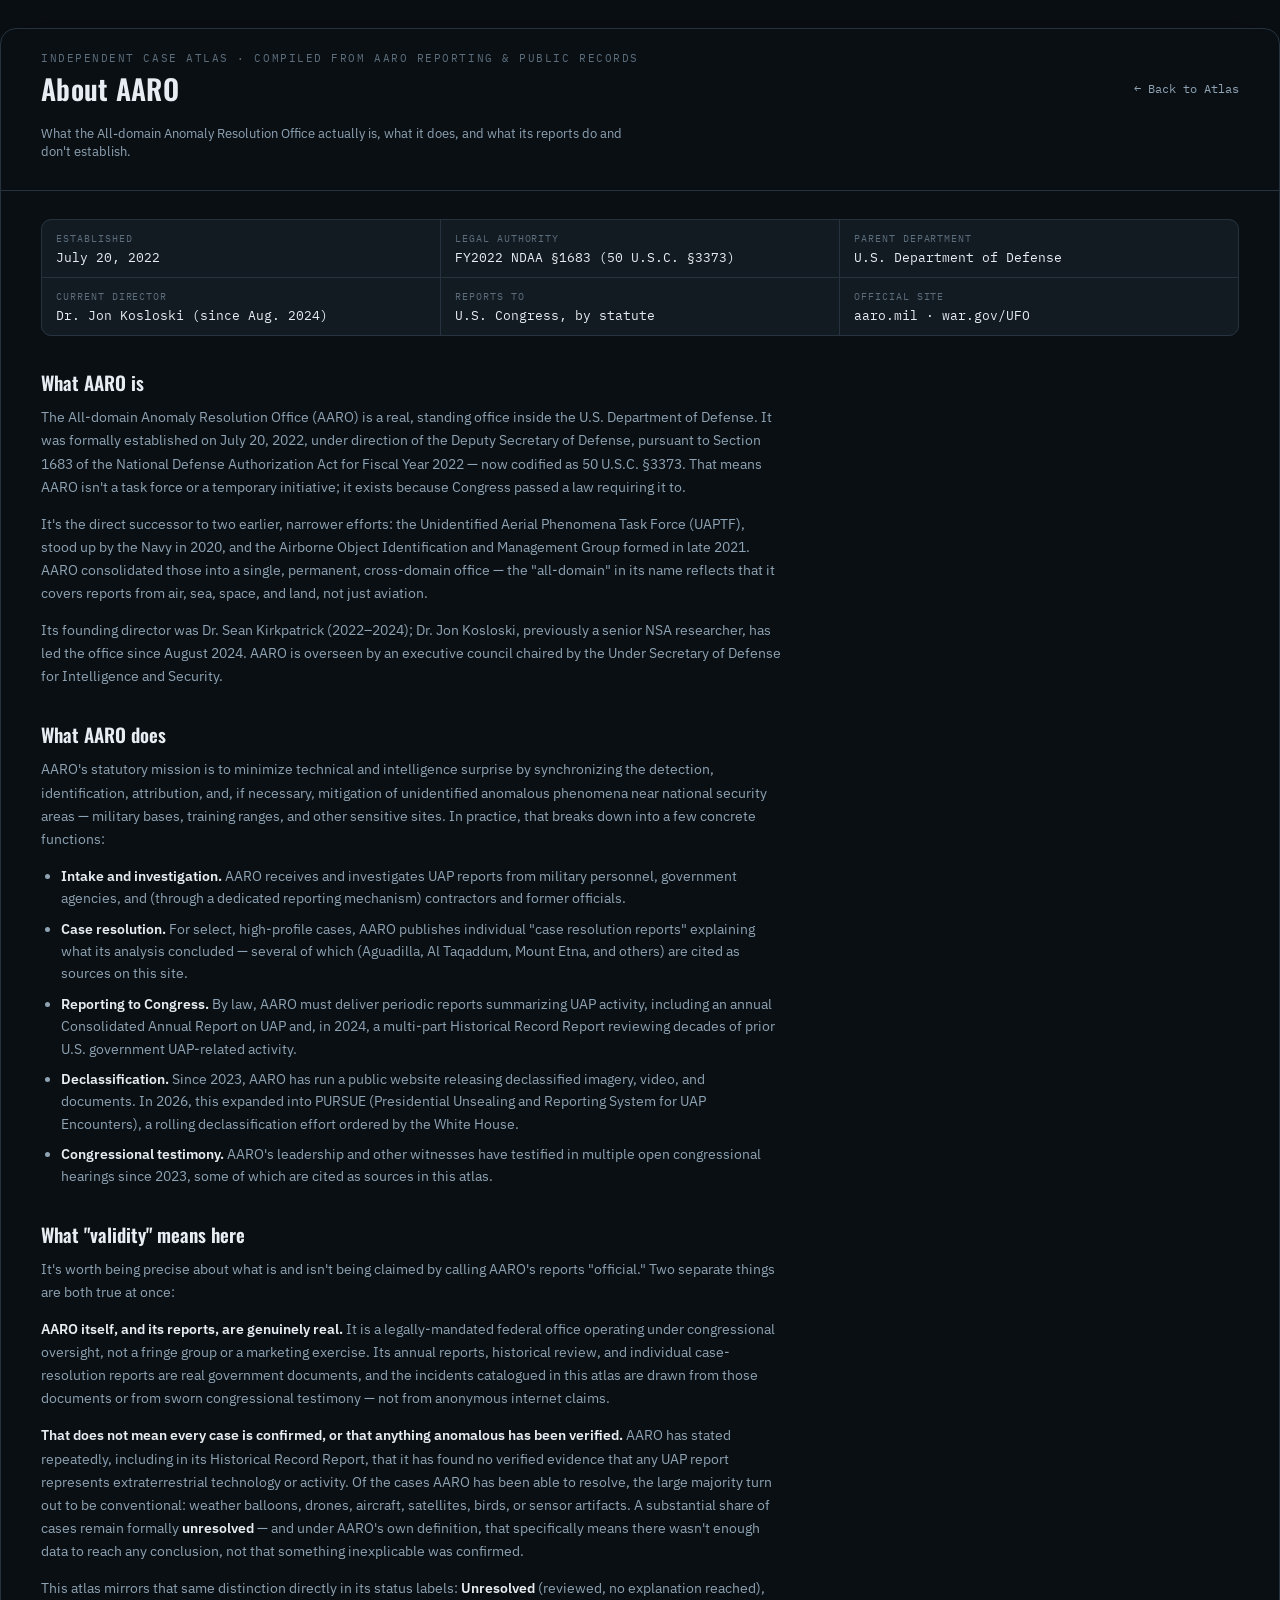
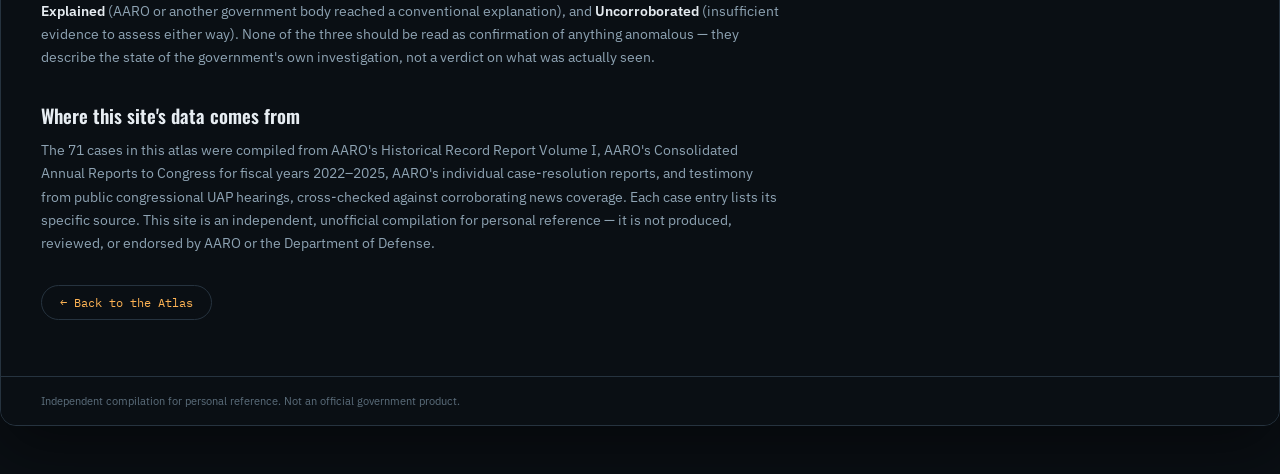
<file: about.html>
<!DOCTYPE html>
<html lang="en">
<head>
<meta charset="UTF-8" />
<meta name="viewport" content="width=device-width, initial-scale=1" />
<title>About AARO &mdash; UAP Report Atlas</title>
<link rel="icon" href="data:image/svg+xml,%3Csvg xmlns='http://www.w3.org/2000/svg' viewBox='0 0 100 100'%3E%3Ctext y='.9em' font-size='90'%3E%F0%9F%9B%B8%3C/text%3E%3C/svg%3E" />

<link rel="preconnect" href="https://fonts.googleapis.com">
<link rel="preconnect" href="https://fonts.gstatic.com" crossorigin>
<link href="https://fonts.googleapis.com/css2?family=Oswald:wght@500;600&family=IBM+Plex+Sans:wght@400;500;600&family=IBM+Plex+Mono:wght@400;500&display=swap" rel="stylesheet">

<link rel="stylesheet" href="style.css" />
<link rel="stylesheet" href="about.css" />
</head>
<body>

<div class="page about-page">
  <header class="site-header">
    <div class="eyebrow">Independent case atlas &middot; compiled from AARO reporting &amp; public records</div>
    <div class="row">
      <h1>About AARO</h1>
      <div class="header-actions">
        <a class="nav-link" href="index.html">&larr; Back to Atlas</a>
      </div>
    </div>
    <p class="subhead">What the All-domain Anomaly Resolution Office actually is, what it does, and what its reports do and don't establish.</p>
  </header>

  <main class="about-content">

    <section class="fact-panel" aria-label="Quick facts">
      <div class="fact"><div class="fact-label">Established</div><div class="fact-value">July 20, 2022</div></div>
      <div class="fact"><div class="fact-label">Legal authority</div><div class="fact-value">FY2022 NDAA &sect;1683 (50 U.S.C. &sect;3373)</div></div>
      <div class="fact"><div class="fact-label">Parent department</div><div class="fact-value">U.S. Department of Defense</div></div>
      <div class="fact"><div class="fact-label">Current director</div><div class="fact-value">Dr. Jon Kosloski (since Aug. 2024)</div></div>
      <div class="fact"><div class="fact-label">Reports to</div><div class="fact-value">U.S. Congress, by statute</div></div>
      <div class="fact"><div class="fact-label">Official site</div><div class="fact-value">aaro.mil &middot; war.gov/UFO</div></div>
    </section>

    <article class="prose">

      <h2>What AARO is</h2>
      <p>The All-domain Anomaly Resolution Office (AARO) is a real, standing office inside the U.S. Department of Defense. It was formally established on July 20, 2022, under direction of the Deputy Secretary of Defense, pursuant to Section 1683 of the National Defense Authorization Act for Fiscal Year 2022 &mdash; now codified as 50 U.S.C. &sect;3373. That means AARO isn't a task force or a temporary initiative; it exists because Congress passed a law requiring it to.</p>
      <p>It's the direct successor to two earlier, narrower efforts: the Unidentified Aerial Phenomena Task Force (UAPTF), stood up by the Navy in 2020, and the Airborne Object Identification and Management Group formed in late 2021. AARO consolidated those into a single, permanent, cross-domain office &mdash; the "all-domain" in its name reflects that it covers reports from air, sea, space, and land, not just aviation.</p>
      <p>Its founding director was Dr. Sean Kirkpatrick (2022&ndash;2024); Dr. Jon Kosloski, previously a senior NSA researcher, has led the office since August 2024. AARO is overseen by an executive council chaired by the Under Secretary of Defense for Intelligence and Security.</p>

      <h2>What AARO does</h2>
      <p>AARO's statutory mission is to minimize technical and intelligence surprise by synchronizing the detection, identification, attribution, and, if necessary, mitigation of unidentified anomalous phenomena near national security areas &mdash; military bases, training ranges, and other sensitive sites. In practice, that breaks down into a few concrete functions:</p>
      <ul>
        <li><strong>Intake and investigation.</strong> AARO receives and investigates UAP reports from military personnel, government agencies, and (through a dedicated reporting mechanism) contractors and former officials.</li>
        <li><strong>Case resolution.</strong> For select, high-profile cases, AARO publishes individual "case resolution reports" explaining what its analysis concluded &mdash; several of which (Aguadilla, Al Taqaddum, Mount Etna, and others) are cited as sources on this site.</li>
        <li><strong>Reporting to Congress.</strong> By law, AARO must deliver periodic reports summarizing UAP activity, including an annual Consolidated Annual Report on UAP and, in 2024, a multi-part Historical Record Report reviewing decades of prior U.S. government UAP-related activity.</li>
        <li><strong>Declassification.</strong> Since 2023, AARO has run a public website releasing declassified imagery, video, and documents. In 2026, this expanded into PURSUE (Presidential Unsealing and Reporting System for UAP Encounters), a rolling declassification effort ordered by the White House.</li>
        <li><strong>Congressional testimony.</strong> AARO's leadership and other witnesses have testified in multiple open congressional hearings since 2023, some of which are cited as sources in this atlas.</li>
      </ul>

      <h2>What "validity" means here</h2>
      <p>It's worth being precise about what is and isn't being claimed by calling AARO's reports "official." Two separate things are both true at once:</p>
      <p><strong>AARO itself, and its reports, are genuinely real.</strong> It is a legally-mandated federal office operating under congressional oversight, not a fringe group or a marketing exercise. Its annual reports, historical review, and individual case-resolution reports are real government documents, and the incidents catalogued in this atlas are drawn from those documents or from sworn congressional testimony &mdash; not from anonymous internet claims.</p>
      <p><strong>That does not mean every case is confirmed, or that anything anomalous has been verified.</strong> AARO has stated repeatedly, including in its Historical Record Report, that it has found no verified evidence that any UAP report represents extraterrestrial technology or activity. Of the cases AARO has been able to resolve, the large majority turn out to be conventional: weather balloons, drones, aircraft, satellites, birds, or sensor artifacts. A substantial share of cases remain formally <strong>unresolved</strong> &mdash; and under AARO's own definition, that specifically means there wasn't enough data to reach any conclusion, not that something inexplicable was confirmed.</p>
      <p>This atlas mirrors that same distinction directly in its status labels: <strong>Unresolved</strong> (reviewed, no explanation reached), <strong>Explained</strong> (AARO or another government body reached a conventional explanation), and <strong>Uncorroborated</strong> (insufficient evidence to assess either way). None of the three should be read as confirmation of anything anomalous &mdash; they describe the state of the government's own investigation, not a verdict on what was actually seen.</p>

      <h2>Where this site's data comes from</h2>
      <p>The 71 cases in this atlas were compiled from AARO's Historical Record Report Volume I, AARO's Consolidated Annual Reports to Congress for fiscal years 2022&ndash;2025, AARO's individual case-resolution reports, and testimony from public congressional UAP hearings, cross-checked against corroborating news coverage. Each case entry lists its specific source. This site is an independent, unofficial compilation for personal reference &mdash; it is not produced, reviewed, or endorsed by AARO or the Department of Defense.</p>

    </article>

    <a class="back-cta" href="index.html">&larr; Back to the Atlas</a>

  </main>

  <footer class="bottom">
    Independent compilation for personal reference. Not an official government product.
  </footer>
</div>

</body>
</html>
</file>
<file: style.css>
:root{
  --bg:#0a0f14;
  --panel:#121a22;
  --panel-2:#182430;
  --border:#26333f;
  --ink:#e7edf2;
  --ink-dim:#8ea3b3;
  --ink-faint:#5c6e7c;
  --accent:#ffb454;
  --accent-ink:#2a1a00;
  --status-unresolved:#ffb454;
  --status-explained:#5fd0c9;
  --status-uncorroborated:#a68cd9;
  /* Dark inks for text sitting on each status colour — all three status
     hues are light, so they need dark text to stay legible. */
  --status-unresolved-ink:#2a1a00;
  --status-explained-ink:#03211e;
  --status-uncorroborated-ink:#1c1230;
  --focus:#ffd699;
  --shadow:0 24px 64px rgba(0,0,0,0.45);
}

*{box-sizing:border-box;}
html,body{margin:0;padding:0;}
body{
  background:var(--bg);
  color:var(--ink);
  font-family:'IBM Plex Sans', sans-serif;
  min-height:100vh;
}

.page{
  max-width:1360px;
  margin:0 auto;
  display:flex;
  flex-direction:column;
}
@media (min-width:900px){
  .page{ margin:28px auto 48px; border-radius:16px; border:1px solid var(--border); box-shadow:var(--shadow); overflow:hidden; }
}

/* .hero forces the header + map/list area to exactly one viewport's
   height, so the map is always fully visible the instant the page opens,
   with zero scrolling required, regardless of window/screen size. */
.hero{
  display:flex;
  flex-direction:column;
  min-height:100vh;
  min-height:100svh;
}
@media (min-width:900px){
  .hero{
    height:calc(100vh - 76px);
    height:calc(100svh - 76px);
  }
}

.eyebrow{
  font-family:'IBM Plex Mono', monospace;
  font-size:11px;
  letter-spacing:0.14em;
  text-transform:uppercase;
  color:var(--ink-faint);
}

header.site-header{
  padding:14px 20px 10px;
  border-bottom:1px solid var(--border);
  display:flex;
  flex-direction:column;
  gap:3px;
  flex-shrink:0;
}
header.site-header .row{
  display:flex;
  align-items:center;
  justify-content:space-between;
  gap:12px 20px;
  flex-wrap:wrap;
}
h1{
  font-family:'Oswald', sans-serif;
  font-weight:600;
  font-size:24px;
  letter-spacing:0.01em;
  margin:0;
  text-wrap:balance;
  color:var(--ink);
}
.header-actions{ display:flex; align-items:center; gap:12px; }
.count-badge{
  font-family:'IBM Plex Mono', monospace;
  font-size:11.5px;
  color:var(--accent);
  border:1px solid var(--border);
  border-radius:20px;
  padding:4px 12px;
  white-space:nowrap;
  font-variant-numeric:tabular-nums;
}
html{ scroll-behavior:smooth; }
@media (prefers-reduced-motion: reduce){ html{ scroll-behavior:auto; } }
.nav-link{
  font-family:'IBM Plex Mono', monospace;
  font-size:11.5px;
  color:var(--ink-dim);
  text-decoration:none;
  white-space:nowrap;
  border-bottom:1px solid transparent;
}
.nav-link:hover{ color:var(--ink); border-bottom-color:var(--ink-dim); }
.nav-link:focus-visible{ outline:2px solid var(--focus); outline-offset:2px; }
.subhead{
  font-size:11.5px;
  color:var(--ink-dim);
  line-height:1.4;
  max-width:68ch;
  display:none;
}
@media (min-width:640px){
  .subhead{ display:block; }
}
@media (min-width:900px){
  header.site-header{ padding:22px 40px 16px; }
  h1{ font-size:28px; }
  .subhead{ font-size:13px; max-width:74ch; }
}

.layout{
  position:relative;
  display:grid;
  grid-template-columns:1fr;
  flex:1;
  min-height:0;
}
@media (min-width:900px){
  .layout{
    grid-template-columns:1fr 400px;
    height:100%;
  }
}

.map-pane{
  position:relative;
  height:min(62vh, 520px);
  height:min(62svh, 520px);
  min-height:320px;
  background:var(--panel);
  border-bottom:1px solid var(--border);
  overflow:hidden;
  grid-column:1;
  grid-row:1;
}
@media (min-width:900px){
  .map-pane{ height:100%; border-bottom:none; border-right:1px solid var(--border); }
}
/* Black backdrop so areas beyond tile coverage match the now-black ocean. */
#map{ position:absolute; inset:0; width:100%; height:100%; background:#000; }

/* ---- Leaflet chrome, re-themed ---- */
.leaflet-control-zoom{ border:1px solid var(--border) !important; box-shadow:none !important; }
.leaflet-control-zoom a{
  background:var(--panel-2) !important;
  color:var(--ink) !important;
  border-color:var(--border) !important;
}
.leaflet-control-zoom a:hover{ background:var(--border) !important; }
.leaflet-control-attribution{
  background:rgba(10,15,20,0.72) !important;
  color:var(--ink-faint) !important;
  font-family:'IBM Plex Mono', monospace;
  font-size:9.5px !important;
}
.leaflet-control-attribution a{ color:var(--ink-dim) !important; }
/* Esri's dark basemap renders ocean at RGB(35,34,39) and land at RGB(63,63,65) —
   too close in value for continents to read clearly. These values push the ocean
   to pure black and lift land to mid-grey, so coastlines separate sharply.
   Only the base layer is affected: the place-name layer sits in shadowPane, so
   labels stay crisp and unfiltered. */
.leaflet-tile-pane{ filter:saturate(0.6) brightness(1.56) contrast(1.75); }

.pin{
  width:16px; height:16px;
  display:flex; align-items:center; justify-content:center;
  cursor:pointer;
}
.pin::before{
  content:"";
  width:9px; height:9px;
  border-radius:50%;
  background:var(--dot-color, var(--accent));
  box-shadow:0 0 0 4px color-mix(in srgb, var(--dot-color, var(--accent)) 26%, transparent);
  transition:transform 0.15s ease;
}
.pin.approx::after{
  content:"";
  position:absolute;
  width:16px; height:16px;
  border-radius:50%;
  border:1px dashed var(--dot-color, var(--accent));
  opacity:0.7;
}
.pin:hover::before{ transform:scale(1.3); }
.pin.status-unresolved{ --dot-color:var(--status-unresolved); }
.pin.status-explained{ --dot-color:var(--status-explained); }
.pin.status-uncorroborated{ --dot-color:var(--status-uncorroborated); }
.leaflet-tooltip{
  background:var(--panel-2) !important;
  color:var(--ink) !important;
  border:1px solid var(--border) !important;
  border-radius:6px !important;
  font-family:'IBM Plex Sans', sans-serif;
  font-size:11.5px !important;
  font-weight:600;
  padding:4px 8px !important;
  box-shadow:0 6px 18px rgba(0,0,0,0.35) !important;
}
.leaflet-tooltip-top:before{ border-top-color:var(--panel-2) !important; }

.side-pane{
  grid-column:1;
  grid-row:2;
  display:flex;
  flex-direction:column;
  min-height:0;
  border-bottom:1px solid var(--border);
}
@media (min-width:900px){
  .side-pane{ grid-column:2; grid-row:1; border-bottom:none; overflow-y:auto; }
}

/* Status key — compact, at the top of the sidebar above the search field.
   align-content:flex-start is load-bearing: this is a wrapping flex container,
   and the default (stretch) pushes the wrapped lines apart to fill any spare
   height, which left a large gap between rows on wide screens. Pinning the
   lines to the start keeps them tight together at every width. */
.legend{
  display:flex; flex-wrap:wrap; align-content:flex-start;
  gap:4px 12px;
  padding:9px 20px 8px;
  font-size:9px; color:var(--ink-faint);
  flex:0 0 auto;
}
.legend-item{ display:flex; align-items:center; gap:5px; font-family:'IBM Plex Mono', monospace; letter-spacing:0.03em; white-space:nowrap; }
.legend-swatch{ width:6px; height:6px; border-radius:50%; flex-shrink:0; }
.legend-swatch.ring{ background:transparent; border:1px dashed var(--ink-faint); }

/* Case search — occupies the sidebar slot the legend used to hold. */
.search-wrap{
  position:relative;
  padding:0 20px 12px;
  border-bottom:1px solid var(--border);
  flex-shrink:0;
}
.case-search{
  width:100%;
  background:var(--panel);
  border:1px solid var(--border);
  border-radius:20px;
  padding:7px 32px 7px 13px;
  color:var(--ink);
  font-family:'IBM Plex Sans', sans-serif;
  font-size:12px;
}
.case-search::placeholder{ color:var(--ink-faint); }
.case-search:focus{ outline:2px solid var(--focus); outline-offset:1px; border-color:var(--focus); }
.case-search::-webkit-search-cancel-button{ display:none; }
.search-clear{
  /* Centred against the input itself, discounting the wrapper's bottom padding. */
  position:absolute; right:29px; top:calc((100% - 12px) / 2); transform:translateY(-50%);
  background:none; border:none; color:var(--ink-faint);
  font-size:17px; line-height:1; cursor:pointer; padding:2px 5px;
}
.search-clear:hover{ color:var(--ink); }
.search-clear:focus-visible{ outline:2px solid var(--focus); border-radius:50%; }
.search-clear[hidden]{ display:none; }

.log-empty{
  padding:24px 10px;
  text-align:center;
  font-size:12px;
  color:var(--ink-faint);
  line-height:1.5;
}

.filters{
  display:flex; gap:8px; padding:12px 20px;
  overflow-x:auto; flex-shrink:0; border-bottom:1px solid var(--border);
}
.filters::-webkit-scrollbar{ display:none; }
.chip{
  font-family:'IBM Plex Mono', monospace; font-size:11px; letter-spacing:0.02em;
  color:var(--ink-dim); background:var(--panel); border:1px solid var(--border);
  border-radius:20px; padding:6px 12px; white-space:nowrap; cursor:pointer; flex-shrink:0;
}
/* Selected filter takes the colour it represents in the status key, so the
   chips, the map pins and the list dots all read as one system. "All cases"
   keeps the neutral accent since it maps to no single status. */
.chip[aria-pressed="true"]{ background:var(--accent); color:var(--accent-ink); border-color:var(--accent); font-weight:600; }
.chip[data-filter="unresolved"][aria-pressed="true"]{
  background:var(--status-unresolved); border-color:var(--status-unresolved); color:var(--status-unresolved-ink);
}
.chip[data-filter="explained"][aria-pressed="true"]{
  background:var(--status-explained); border-color:var(--status-explained); color:var(--status-explained-ink);
}
.chip[data-filter="uncorroborated"][aria-pressed="true"]{
  background:var(--status-uncorroborated); border-color:var(--status-uncorroborated); color:var(--status-uncorroborated-ink);
}
/* Unselected chips hint at their colour on hover. */
.chip[data-filter="unresolved"]:hover{ border-color:color-mix(in srgb, var(--status-unresolved) 55%, transparent); color:var(--status-unresolved); }
.chip[data-filter="explained"]:hover{ border-color:color-mix(in srgb, var(--status-explained) 55%, transparent); color:var(--status-explained); }
.chip[data-filter="uncorroborated"]:hover{ border-color:color-mix(in srgb, var(--status-uncorroborated) 55%, transparent); color:var(--status-uncorroborated); }
.chip[aria-pressed="true"]:hover{ color:inherit; }
.chip[data-filter="unresolved"][aria-pressed="true"]:hover{ color:var(--status-unresolved-ink); }
.chip[data-filter="explained"][aria-pressed="true"]:hover{ color:var(--status-explained-ink); }
.chip[data-filter="uncorroborated"][aria-pressed="true"]:hover{ color:var(--status-uncorroborated-ink); }
.chip:focus-visible{ outline:2px solid var(--focus); outline-offset:2px; }

.log-toggle{
  display:flex;
  align-items:center;
  gap:7px;
  width:100%;
  background:none;
  border:none;
  border-top:1px solid var(--border);
  border-bottom:1px solid var(--border);
  padding:10px 20px;
  cursor:pointer;
  font-family:'IBM Plex Mono', monospace;
  font-size:11px;
  letter-spacing:0.04em;
  color:var(--ink-dim);
  flex-shrink:0;
}
.log-toggle:hover{ color:var(--ink); background:var(--panel); }
.log-toggle:focus-visible{ outline:2px solid var(--focus); outline-offset:-2px; }
.log-toggle .chevron{
  display:inline-block;
  font-size:10px;
  transition:transform 0.15s ease;
  color:var(--ink-faint);
}
.log-toggle[aria-expanded="false"] .chevron{ transform:rotate(-90deg); }

.log{ padding:4px 12px 20px; flex:1; overflow-y:auto; min-height:120px; }
.log.hidden{ display:none; }

/* On desktop the sidebar is a fixed-height scrolling column, so the list is
   already contained. On mobile the page just grows, which pushed the sections
   below it a long way down — so cap the list into a scrollable preview with an
   expand control. */
.log-expand{ display:none; }
@media (max-width:899px){
  .log{ max-height:50vh; max-height:50svh; }
  .log.expanded{ max-height:none; }

  .log-expand{
    position:relative;
    display:block;
    width:100%;
    padding:11px 20px;
    background:var(--panel);
    border:none;
    border-top:1px solid var(--border);
    font-family:'IBM Plex Mono', monospace;
    font-size:11px;
    letter-spacing:0.04em;
    color:var(--ink-dim);
    cursor:pointer;
    flex-shrink:0;
  }
  .log-expand:hover{ color:var(--ink); }
  .log-expand:focus-visible{ outline:2px solid var(--focus); outline-offset:-2px; }
  .log-expand[hidden]{ display:none; }

  /* Fade above the button hints that the preview continues past the cut. */
  .log-expand::before{
    content:"";
    position:absolute; left:0; right:0; bottom:100%;
    height:30px;
    background:linear-gradient(to top, var(--bg), transparent);
    pointer-events:none;
  }
  .log.expanded ~ .log-expand::before{ display:none; }
}
.log-group{ border-bottom:1px solid transparent; }
.log-section-title{
  width:100%;
  display:flex;
  align-items:center;
  gap:6px;
  background:none;
  border:none;
  font-family:'IBM Plex Mono', monospace; font-size:10px; letter-spacing:0.14em;
  text-transform:uppercase; color:var(--ink-faint); padding:14px 8px 6px;
  cursor:pointer;
  text-align:left;
}
.log-section-title:hover{ color:var(--ink-dim); }
.log-section-title:focus-visible{ outline:2px solid var(--focus); outline-offset:-2px; }
.log-section-title .chevron{
  display:inline-block;
  font-size:9px;
  transition:transform 0.15s ease;
  color:var(--ink-faint);
}
.log-group.collapsed .log-section-title .chevron{ transform:rotate(-90deg); }
.log-group-rows{
  display:grid;
  grid-template-rows:1fr;
  transition:grid-template-rows 0.2s ease;
}
.log-group-rows-inner{ overflow:hidden; min-height:0; }
.log-group.collapsed .log-group-rows{ grid-template-rows:0fr; }
@media (prefers-reduced-motion: reduce){
  .log-group-rows{ transition:none; }
  .log-section-title .chevron{ transition:none; }
}
.case-row{
  width:100%; display:flex; align-items:center; gap:12px;
  background:none; border:none; border-bottom:1px solid var(--border);
  padding:11px 8px; text-align:left; cursor:pointer; color:var(--ink); font-family:inherit;
}
.case-row:hover{ background:var(--panel); }
.case-row:focus-visible{ outline:2px solid var(--focus); outline-offset:-2px; }
.case-row .dot{
  width:7px; height:7px; border-radius:50%; flex-shrink:0;
  background:var(--dot-color, var(--accent));
  box-shadow:0 0 0 3px color-mix(in srgb, var(--dot-color, var(--accent)) 24%, transparent);
}
.case-row.status-unresolved{ --dot-color:var(--status-unresolved); }
.case-row.status-explained{ --dot-color:var(--status-explained); }
.case-row.status-uncorroborated{ --dot-color:var(--status-uncorroborated); }
.case-row .meta{ flex:1; min-width:0; }
.case-row .name{ font-size:13.5px; font-weight:600; }
.case-row .sub{ font-size:11px; color:var(--ink-dim); margin-top:1px; }
.case-row .date{
  font-family:'IBM Plex Mono', monospace; font-size:11px; color:var(--ink-faint);
  font-variant-numeric:tabular-nums; flex-shrink:0;
}

.sheet-backdrop{
  position:fixed; inset:0; background:rgba(4,7,10,0.55);
  opacity:0; pointer-events:none; transition:opacity 0.2s ease; z-index:600;
}
.sheet-backdrop.open{ opacity:1; pointer-events:auto; }
@media (min-width:900px){ .sheet-backdrop{ display:none; } }

.sheet{
  position:fixed; left:0; right:0; bottom:0;
  background:var(--panel); border-top:1px solid var(--border);
  border-radius:18px 18px 0 0; padding:18px 20px 22px;
  transform:translateY(100%); transition:transform 0.25s cubic-bezier(.2,.8,.3,1);
  z-index:601; max-height:72%; overflow-y:auto; box-shadow:0 -20px 50px rgba(0,0,0,0.35);
}
.sheet.open{ transform:translateY(0); }
@media (min-width:900px){
  .sheet{
    position:relative; grid-column:2; grid-row:1;
    left:auto; right:auto; bottom:auto; top:auto;
    height:100%; max-height:none; width:100%;
    border-top:none; border-left:1px solid var(--border); border-radius:0;
    transform:translateX(100%); transition:transform 0.25s cubic-bezier(.2,.8,.3,1);
    box-shadow:none; pointer-events:none; z-index:5;
  }
  .sheet.open{ transform:translateX(0); pointer-events:auto; }
}

.sheet-handle{ width:36px; height:4px; border-radius:2px; background:var(--border); margin:0 auto 14px; }
@media (min-width:900px){ .sheet-handle{ display:none; } }
.sheet-top{ display:flex; justify-content:space-between; align-items:flex-start; gap:12px; }
.sheet-badge{
  display:inline-flex; align-items:center; gap:6px; font-family:'IBM Plex Mono', monospace;
  font-size:10px; letter-spacing:0.08em; text-transform:uppercase; color:var(--ink-dim); margin-bottom:8px;
}
.sheet-badge .dot{ width:6px; height:6px; border-radius:50%; background:var(--dot-color, var(--accent)); }
.sheet h2{ font-family:'Oswald', sans-serif; font-weight:600; font-size:19px; margin:0 0 4px; text-wrap:balance; }
.sheet-close{
  background:var(--panel-2); border:1px solid var(--border); color:var(--ink-dim);
  width:30px; height:30px; border-radius:50%; font-size:15px; line-height:1; cursor:pointer; flex-shrink:0;
}
.sheet-close:focus-visible{ outline:2px solid var(--focus); }
.sheet-loc{ font-size:12.5px; color:var(--ink-dim); margin-bottom:14px; }
.sheet-grid{
  display:grid; grid-template-columns:1fr 1fr; gap:10px 16px;
  margin-bottom:14px; padding-bottom:14px; border-bottom:1px solid var(--border);
}
.sheet-field-label{
  font-family:'IBM Plex Mono', monospace; font-size:9.5px; letter-spacing:0.1em;
  text-transform:uppercase; color:var(--ink-faint); margin-bottom:3px;
}
.sheet-field-value{ font-family:'IBM Plex Mono', monospace; font-size:12.5px; color:var(--ink); font-variant-numeric:tabular-nums; }
.sheet-media{
  margin:0 0 16px;
  padding:0;
  border:1px solid var(--border);
  border-radius:8px;
  overflow:hidden;
  background:var(--panel-2);
}
.sheet-media[hidden]{ display:none; }
.sheet-media img{
  display:block;
  width:100%;
  height:auto;
  max-height:280px;
  object-fit:cover;
  background:var(--bg);
}
.sheet-media figcaption{
  display:flex;
  flex-direction:column;
  gap:5px;
  padding:10px 12px;
}
.media-tag{
  align-self:flex-start;
  font-family:'IBM Plex Mono', monospace;
  font-size:9px;
  letter-spacing:0.1em;
  text-transform:uppercase;
  padding:3px 8px;
  border-radius:20px;
  border:1px solid var(--border);
  color:var(--ink-dim);
}
.media-tag.type-photo{ color:var(--status-explained); border-color:color-mix(in srgb, var(--status-explained) 45%, transparent); }
.media-tag.type-video-still{ color:var(--status-unresolved); border-color:color-mix(in srgb, var(--status-unresolved) 45%, transparent); }
.media-tag.type-illustration{ color:var(--status-uncorroborated); border-color:color-mix(in srgb, var(--status-uncorroborated) 45%, transparent); }
.media-caption{ font-size:11.5px; line-height:1.5; color:var(--ink-dim); }
.media-credit{
  font-family:'IBM Plex Mono', monospace;
  font-size:9.5px;
  line-height:1.45;
  color:var(--ink-faint);
}

.sheet-summary{ font-size:13.5px; line-height:1.6; color:var(--ink); }
.sheet-source{
  margin-top:12px; padding-top:12px; border-top:1px solid var(--border);
  font-family:'IBM Plex Mono', monospace; font-size:10.5px; color:var(--ink-faint);
}

footer.bottom{
  padding:14px 20px 16px;
  border-top:1px solid var(--border); font-size:10.5px; line-height:1.55;
  color:var(--ink-faint); flex-shrink:0; background:var(--bg);
}
footer.bottom a{ color:var(--ink-dim); }
@media (min-width:900px){ footer.bottom{ padding:16px 40px; } }

@media (prefers-reduced-motion: reduce){
  .sheet{ transition:none; }
  .pin::before{ transition:none; }
}
</file>
<file: about.css>
.about-page{ display:block; height:auto; min-height:100vh; }
@media (min-width:900px){ .about-page{ min-height:0; } }

.about-content{
  padding:8px 20px 40px;
}
@media (min-width:900px){
  .about-content{ padding:8px 40px 56px; }
}

.fact-panel{
  display:grid;
  grid-template-columns:repeat(2, 1fr);
  gap:1px;
  background:var(--border);
  border:1px solid var(--border);
  border-radius:10px;
  overflow:hidden;
  margin:20px 0 32px;
}
@media (min-width:640px){
  .fact-panel{ grid-template-columns:repeat(3, 1fr); }
}
.fact{
  background:var(--panel);
  padding:12px 14px;
}
.fact-label{
  font-family:'IBM Plex Mono', monospace;
  font-size:9.5px;
  letter-spacing:0.1em;
  text-transform:uppercase;
  color:var(--ink-faint);
  margin-bottom:4px;
}
.fact-value{
  font-family:'IBM Plex Mono', monospace;
  font-size:12.5px;
  color:var(--ink);
}

.prose{
  max-width:74ch;
}
.prose h2, .prose h3{
  font-family:'Oswald', sans-serif;
  font-weight:600;
  font-size:19px;
  color:var(--ink);
  margin:32px 0 10px;
  text-wrap:balance;
}
.prose h2:first-child, .prose h3:first-child{ margin-top:0; }

.section-title{
  font-family:'Oswald', sans-serif;
  font-weight:600;
  font-size:26px;
  color:var(--ink);
  margin:0 0 6px;
  text-wrap:balance;
  padding-top:36px;
  border-top:1px solid var(--border);
}
.section-title-wrap{ margin-top:8px; }
.section-title + .subhead{ margin-bottom:20px; }
.prose p{
  font-size:14px;
  line-height:1.65;
  color:var(--ink-dim);
  margin:0 0 14px;
}
.prose strong{ color:var(--ink); font-weight:600; }
.prose ul{
  margin:0 0 14px;
  padding-left:20px;
}
.prose li{
  font-size:14px;
  line-height:1.6;
  color:var(--ink-dim);
  margin-bottom:8px;
}
.prose li strong{ color:var(--ink); }

/* ---- Image collage ---- */
.gallery{
  padding:0 20px 40px;
}
@media (min-width:900px){ .gallery{ padding:0 40px 56px; } }
.gallery .subhead{ max-width:74ch; margin:0 0 18px; }

/* Mosaic: no gaps and mixed tile sizes, with each tile's edges darkened by an
   inset vignette so neighbours melt into one another instead of reading as a
   row of separate cards. Fixed auto-rows (rather than per-tile aspect-ratio)
   let the 2x tiles span cleanly. */
.gallery-grid{
  display:grid;
  grid-template-columns:repeat(auto-fill, minmax(104px, 1fr));
  grid-auto-rows:96px;
  gap:0;
  background:#000;
  border-radius:8px;
  overflow:hidden;
}
@media (min-width:700px){
  .gallery-grid{ grid-template-columns:repeat(auto-fill, minmax(148px, 1fr)); grid-auto-rows:126px; }
}

/* Size variation keeps the composition from reading as a uniform grid. */
.gallery-tile:nth-child(7n+1){ grid-column:span 2; grid-row:span 2; }
.gallery-tile:nth-child(7n+4){ grid-row:span 2; }
.gallery-tile:nth-child(11n+9){ grid-column:span 2; }

.gallery-tile{
  position:relative;
  display:block;
  padding:0;
  border:none;
  border-radius:0;
  overflow:hidden;
  background:#000;
  cursor:pointer;
  transition:transform 0.25s ease, z-index 0s;
}
/* The blend itself: a soft dark edge on every tile. Adjacent edges stack into
   a single seam rather than a visible border. */
.gallery-tile::after{
  content:"";
  position:absolute; inset:0;
  box-shadow:inset 0 0 30px 10px rgba(0,0,0,0.66);
  pointer-events:none;
  z-index:1;
  transition:box-shadow 0.25s ease;
}
.gallery-tile:hover{ z-index:3; transform:scale(1.04); }
.gallery-tile:hover::after{ box-shadow:inset 0 0 30px 4px rgba(0,0,0,0.28); }
.gallery-tile:focus-visible{ outline:2px solid var(--focus); outline-offset:-2px; z-index:3; }
.gallery-tile img{
  width:100%; height:100%;
  object-fit:cover;
  display:block;
  transition:opacity 0.25s ease;
  opacity:0.88;
}
.gallery-tile:hover img{ opacity:1; }

.gallery-meta{
  position:absolute; left:0; right:0; bottom:0;
  display:flex; flex-direction:column; gap:1px;
  padding:18px 8px 6px;
  text-align:left;
  z-index:2; /* above the vignette overlay */
  background:linear-gradient(to top, rgba(0,0,0,0.9) 35%, rgba(0,0,0,0));
  opacity:0.82;
  transition:opacity 0.25s ease;
}
.gallery-tile:hover .gallery-meta,
.gallery-tile:focus-visible .gallery-meta{ opacity:1; }
.gallery-type{
  font-family:'IBM Plex Mono', monospace;
  font-size:8px;
  letter-spacing:0.1em;
  text-transform:uppercase;
  color:var(--ink-dim);
}
.gallery-tile.type-photo .gallery-type{ color:var(--status-explained); }
.gallery-tile.type-video-still .gallery-type{ color:var(--status-unresolved); }
.gallery-tile.type-illustration .gallery-type{ color:var(--status-uncorroborated); }
.gallery-name{
  font-size:10.5px;
  font-weight:600;
  line-height:1.3;
  color:var(--ink);
  overflow:hidden;
  display:-webkit-box;
  -webkit-line-clamp:2;
  -webkit-box-orient:vertical;
}

@media (prefers-reduced-motion: reduce){
  .gallery-tile,
  .gallery-tile::after,
  .gallery-tile img,
  .gallery-meta{ transition:none; }
  .gallery-tile:hover{ transform:none; }
}

.back-cta{
  display:inline-block;
  margin-top:16px;
  font-family:'IBM Plex Mono', monospace;
  font-size:12px;
  color:var(--accent);
  text-decoration:none;
  border:1px solid var(--border);
  border-radius:20px;
  padding:9px 18px;
}
.back-cta:hover{ border-color:var(--accent); }
.back-cta:focus-visible{ outline:2px solid var(--focus); outline-offset:2px; }
</file>
